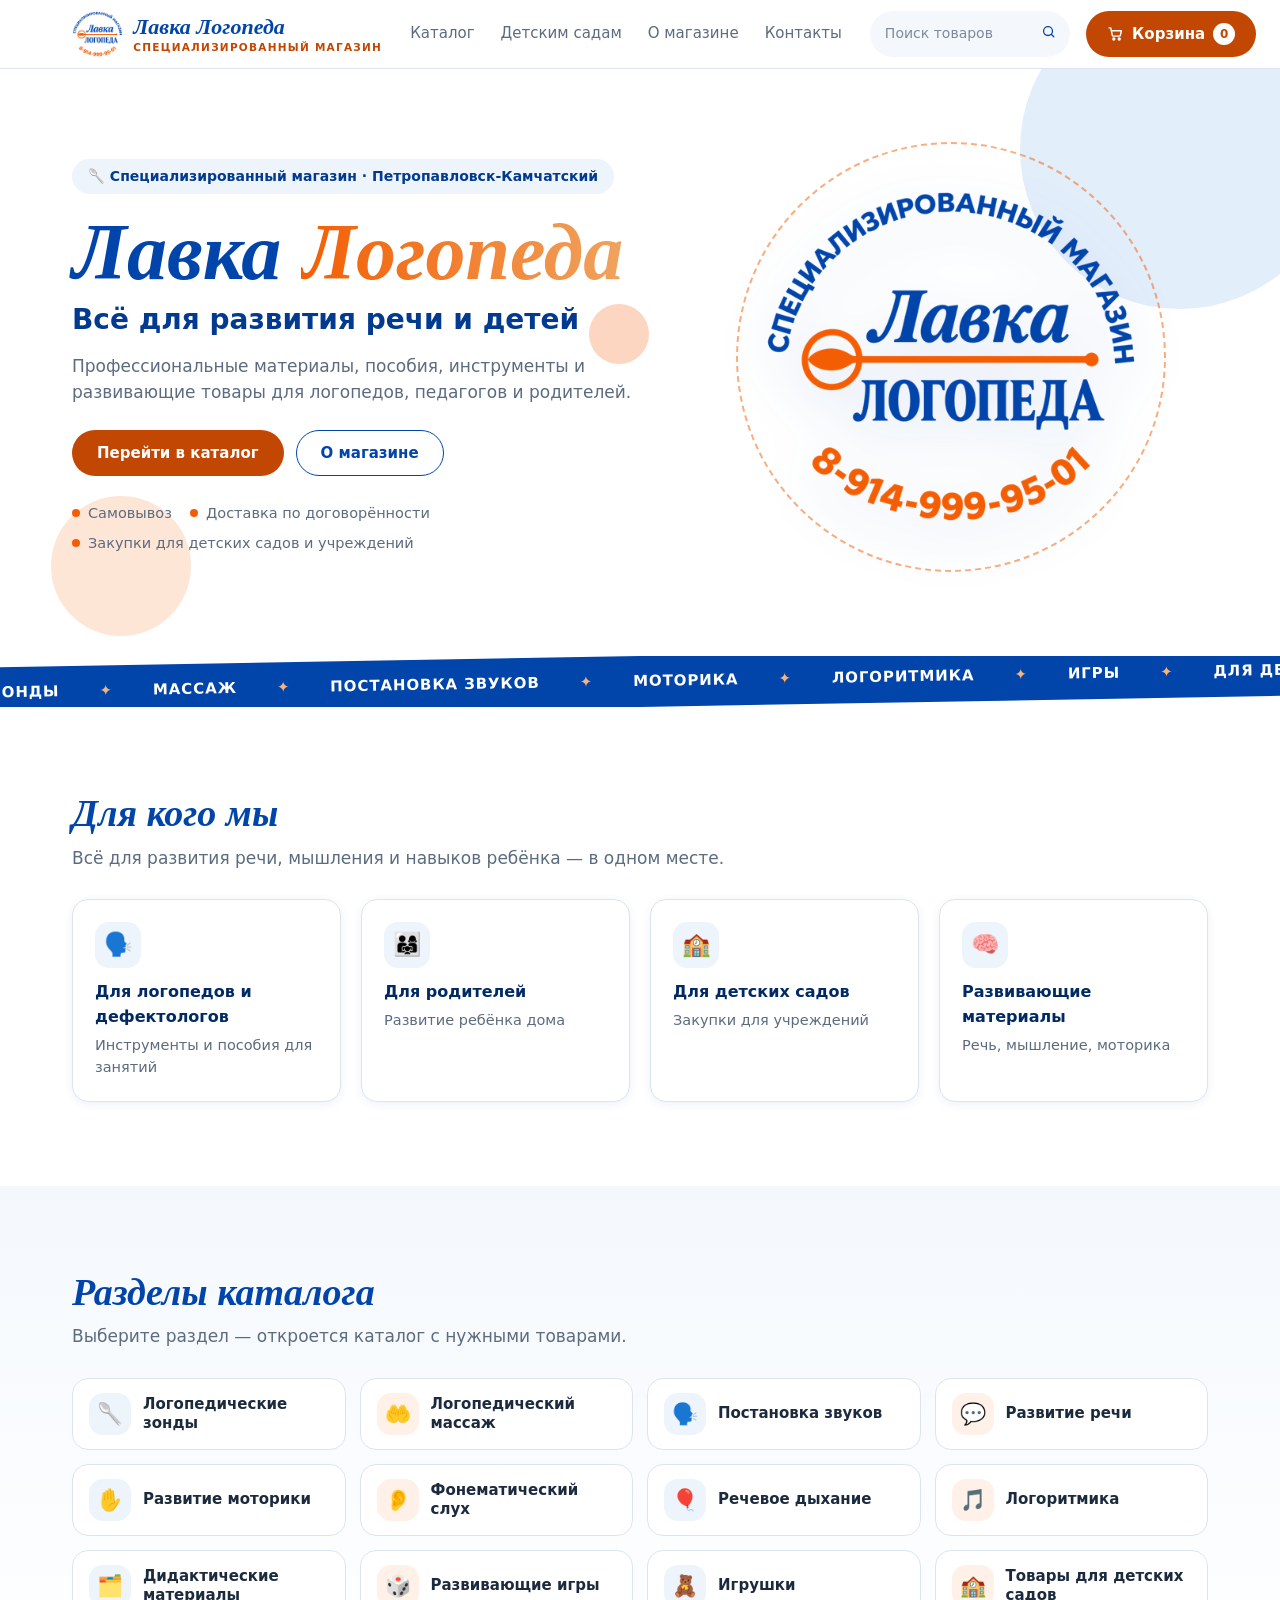
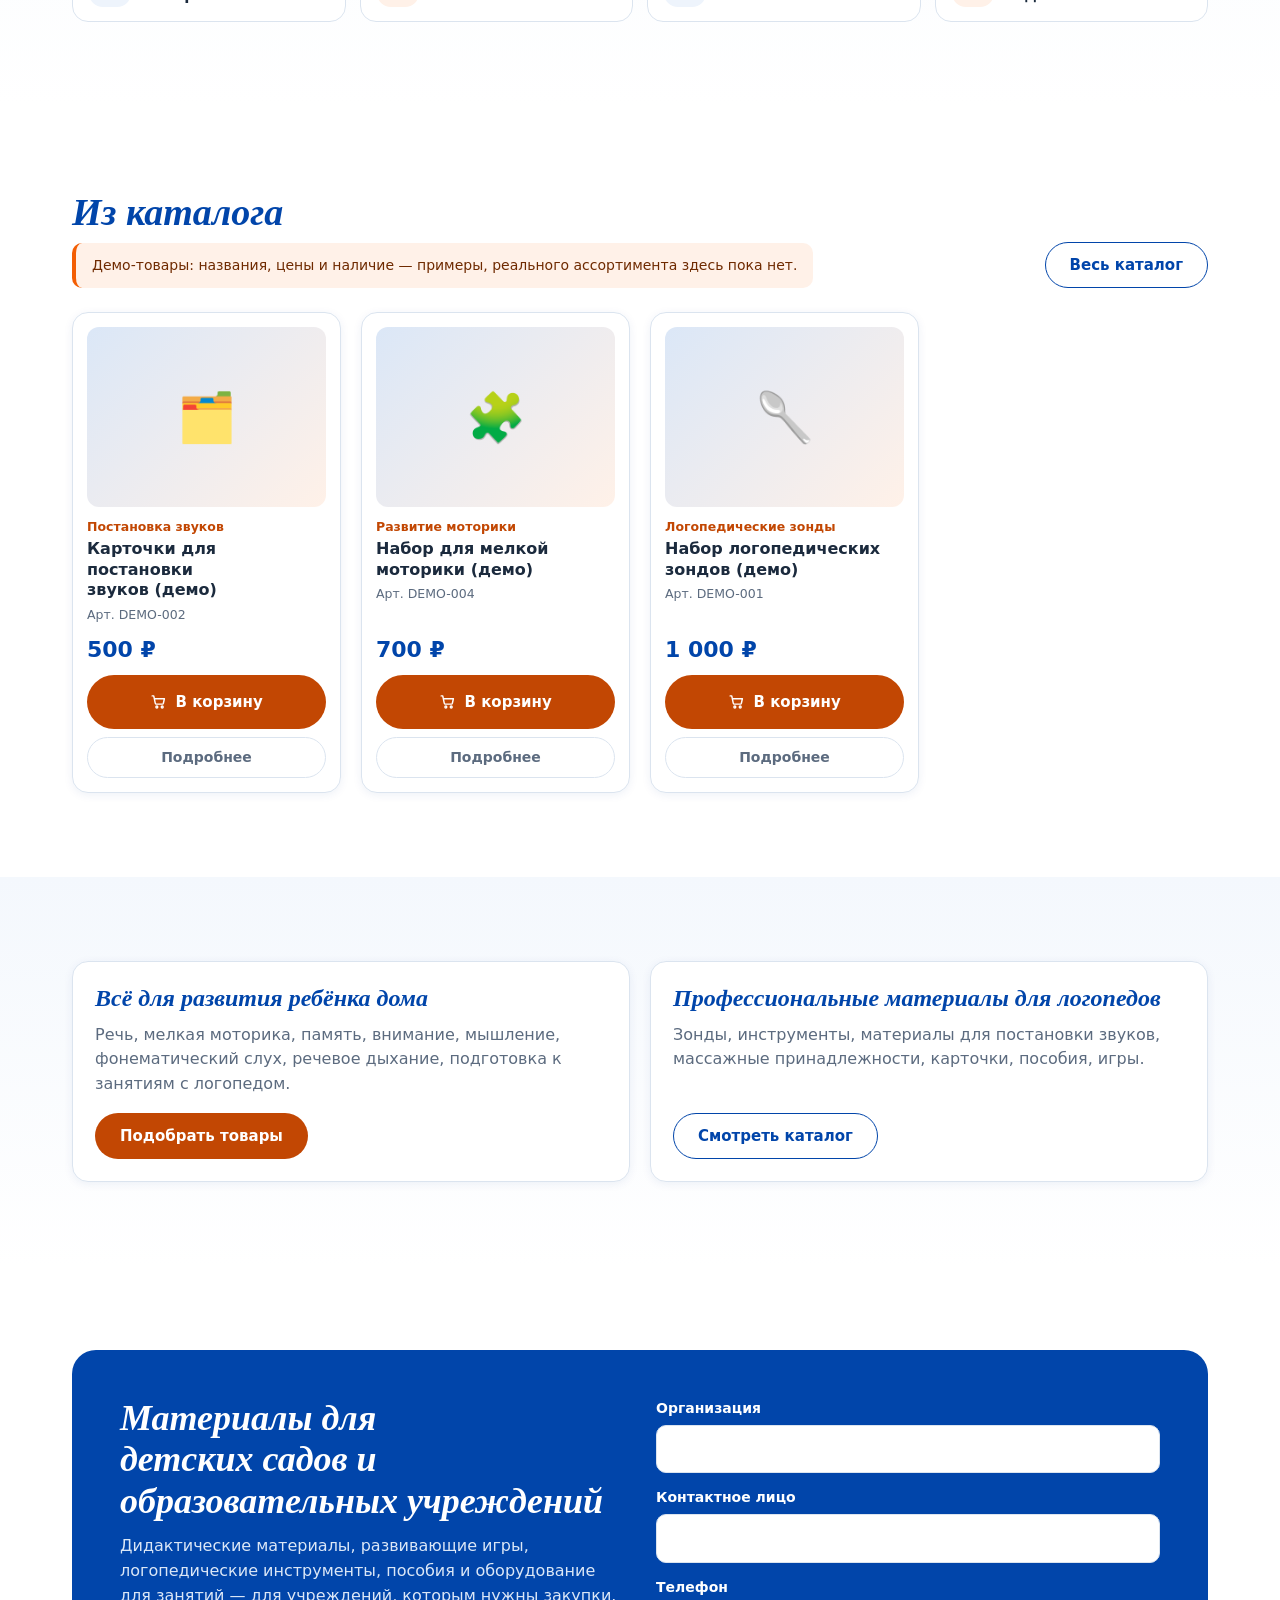
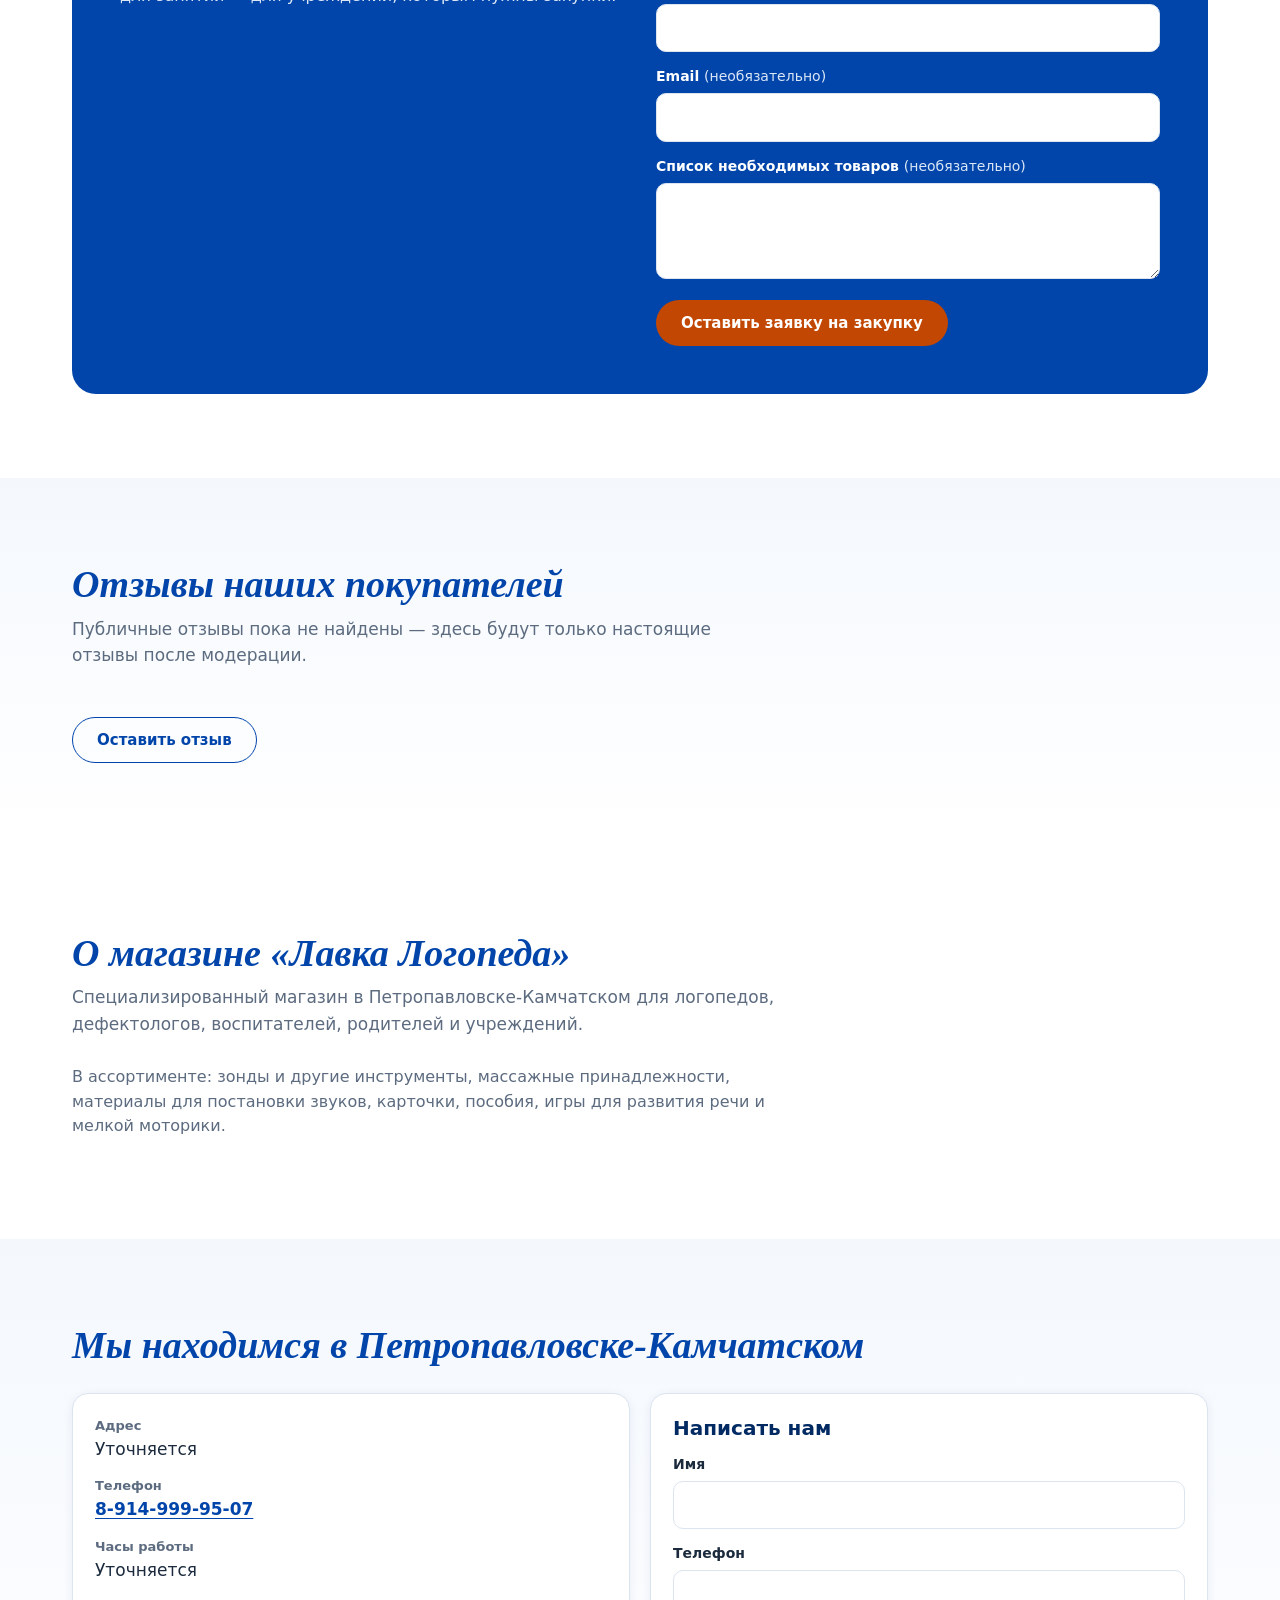
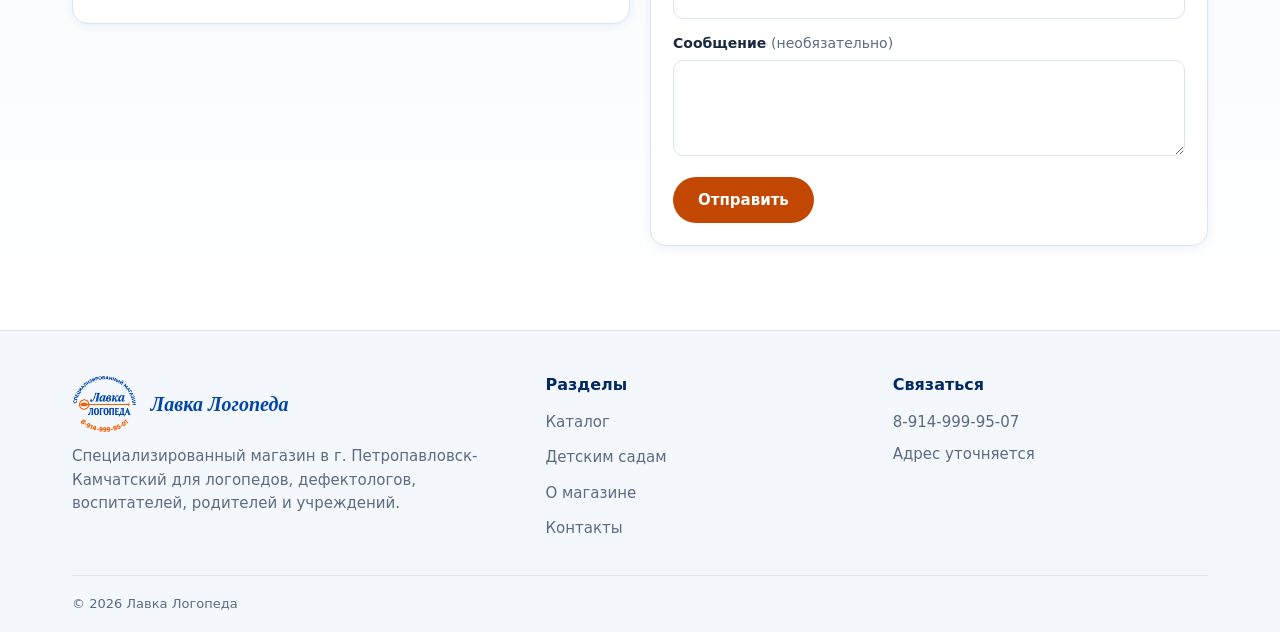
<file: index.html>
<!DOCTYPE html>
<html lang="ru">
<head>
<meta charset="utf-8">
<title>Лавка Логопеда — специализированный магазин в Петропавловске-Камчатском</title>
<meta name="viewport" content="width=device-width, initial-scale=1, viewport-fit=cover">
<meta name="description" content="Лавка Логопеда — специализированный магазин в Петропавловске-Камчатском: материалы, пособия, инструменты и развивающие товары для логопедов, педагогов, родителей и детских садов.">
<meta name="theme-color" content="#0145aa">
<meta name="robots" content="index, follow">
<link rel="canonical" href="https://lavkalogopeda.ru/">
<meta property="og:type" content="website"><meta property="og:locale" content="ru_RU"><meta property="og:site_name" content="Лавка Логопеда">
<meta property="og:title" content="Лавка Логопеда — специализированный магазин">
<meta property="og:description" content="Материалы, пособия, инструменты и развивающие товары для логопедов, педагогов, родителей и детских садов.">
<meta property="og:url" content="https://lavkalogopeda.ru/"><meta property="og:image" content="https://lavkalogopeda.ru/assets/logo.png">
<link rel="icon" type="image/png" sizes="32x32" href="assets/favicon-32.png">
<link rel="icon" type="image/png" sizes="256x256" href="assets/favicon.png">
<link rel="apple-touch-icon" sizes="180x180" href="assets/apple-touch-icon.png">
<link rel="stylesheet" href="assets/css/site.css">
<script type="application/ld+json">{"@context":"https://schema.org","@type":"Store","name":"Лавка Логопеда","url":"https://lavkalogopeda.ru/","logo":"https://lavkalogopeda.ru/assets/logo.png","telephone":"+7-914-999-95-07","address":{"@type":"PostalAddress","addressLocality":"Петропавловск-Камчатский","addressCountry":"RU"}}</script>
</head>
<body data-page="home">
<script src="assets/js/config.js"></script><script src="assets/js/data.js"></script><script src="assets/js/shop.js"></script><script src="assets/js/core.js"></script>

<main id="main" tabindex="-1">
<div class="hero"><i class="bl b1" aria-hidden="true"></i><i class="bl b2" aria-hidden="true"></i><i class="bl b3" aria-hidden="true"></i>
<div class="w hero-grid"><div>
<span class="pill rv">🥄 Специализированный магазин · Петропавловск-Камчатский</span>
<h1 class="rv">Лавка <em>Логопеда</em></h1>
<h2 class="rv" style="--i:1">Всё для развития речи и детей</h2>
<p class="lead rv" style="--i:2">Профессиональные материалы, пособия, инструменты и развивающие товары для логопедов, педагогов и родителей.</p>
<div class="btns rv" style="--i:3"><a class="btn" href="catalog/">Перейти в каталог</a><a class="btn btn--ghost" href="#about">О магазине</a></div>
<ul class="facts rv" style="--i:4"><li>Самовывоз</li><li>Доставка по договорённости</li><li>Закупки для детских садов и учреждений</li></ul>
</div>
<div class="lw rv" style="--i:2"><div class="ring" aria-hidden="true"></div><img src="assets/logo-480.png" alt="Логотип «Лавка Логопеда»" width="480" height="431" fetchpriority="high"></div>
</div></div>
<div class="strip-wrap" aria-hidden="true"><div class="strip"><div class="mq"><span>Зонды</span><span>Массаж</span><span>Постановка звуков</span><span>Моторика</span><span>Логоритмика</span><span>Игры</span><span>Для детских садов</span><span>Зонды</span><span>Массаж</span><span>Постановка звуков</span><span>Моторика</span><span>Логоритмика</span><span>Игры</span><span>Для детских садов</span></div></div></div>

<section class="section"><div class="w"><h2 class="h-sec">Для кого мы</h2><p class="lead">Всё для развития речи, мышления и навыков ребёнка — в одном месте.</p><div class="grid audience" id="adv"></div></div></section>

<section class="section soft" id="categories"><div class="w"><h2 class="h-sec">Разделы каталога</h2><p class="lead">Выберите раздел — откроется каталог с нужными товарами.</p><div class="grid cats" id="cats"></div></div></section>

<section class="section" id="featured-sec"><div class="w"><div class="sec-head"><div><h2 class="h-sec">Из каталога</h2><div class="notice" style="margin:8px 0 0"><span>Демо-товары: названия, цены и наличие — примеры, реального ассортимента здесь пока нет.</span></div></div><a class="btn btn--ghost" href="catalog/">Весь каталог</a></div><div class="grid featured" id="featured"></div></div></section>

<section class="section soft"><div class="w grid two">
<div class="card rv"><h3>Всё для развития ребёнка дома</h3><p class="muted">Речь, мелкая моторика, память, внимание, мышление, фонематический слух, речевое дыхание, подготовка к занятиям с логопедом.</p><a class="btn" href="catalog/">Подобрать товары</a></div>
<div class="card rv" style="--i:1"><h3>Профессиональные материалы для логопедов</h3><p class="muted">Зонды, инструменты, материалы для постановки звуков, массажные принадлежности, карточки, пособия, игры.</p><a class="btn btn--ghost" href="catalog/">Смотреть каталог</a></div></div></section>

<section class="section" id="kids"><div class="w"><div class="band"><div><h2>Материалы для детских садов и образовательных учреждений</h2><p>Дидактические материалы, развивающие игры, логопедические инструменты, пособия и оборудование для занятий — для учреждений, которым нужны закупки.</p></div>
<form id="kf" novalidate>
<label class="field"><span>Организация</span><input name="org" data-v="req" autocomplete="organization" maxlength="200"><span class="err" style="color:#ffd6d1"></span></label>
<label class="field"><span>Контактное лицо</span><input name="person" data-v="req" autocomplete="name" maxlength="100"><span class="err" style="color:#ffd6d1"></span></label>
<label class="field"><span>Телефон</span><input name="phone" type="tel" inputmode="tel" data-v="req tel" autocomplete="tel" maxlength="30"><span class="err" style="color:#ffd6d1"></span></label>
<label class="field"><span>Email <i style="color:#dbe7f7">(необязательно)</i></span><input name="email" type="email" data-v="email" autocomplete="email" maxlength="120"><span class="err" style="color:#ffd6d1"></span></label>
<label class="field"><span>Список необходимых товаров <i style="color:#dbe7f7">(необязательно)</i></span><textarea name="items" maxlength="2000"></textarea></label>
<div class="hp" aria-hidden="true"><label>Не заполняйте это поле <input name="website" tabindex="-1" autocomplete="off"></label></div>
<button class="btn" type="submit">Оставить заявку на закупку</button><div class="form-msg" role="status"></div></form></div></div></section>

<section class="section soft"><div class="w"><h2 class="h-sec">Отзывы наших покупателей</h2><p class="lead" id="rl-empty">Публичные отзывы пока не найдены — здесь будут только настоящие отзывы после модерации.</p><div class="reviews" id="rl"></div><button class="btn btn--ghost" type="button" data-a="review-open">Оставить отзыв</button></div></section>

<section class="section about" id="about"><div class="w"><h2 class="h-sec">О магазине «Лавка Логопеда»</h2><p class="lead">Специализированный магазин в Петропавловске-Камчатском для логопедов, дефектологов, воспитателей, родителей и учреждений.</p><p class="muted">В ассортименте: зонды и другие инструменты, массажные принадлежности, материалы для постановки звуков, карточки, пособия, игры для развития речи и мелкой моторики.</p></div></section>

<section class="section soft" id="contacts"><div class="w"><h2 class="h-sec">Мы находимся в Петропавловске-Камчатском</h2>
<div class="grid contact-grid" style="margin-top:24px"><div class="card"><dl class="contact-list"><div><dt>Адрес</dt><dd data-set="addr"></dd></div><div><dt>Телефон</dt><dd><a data-set="ph" href="#"></a></dd></div><div><dt>Часы работы</dt><dd data-set="h"></dd></div></dl><a class="btn" id="route" target="_blank" rel="noopener">Построить маршрут</a></div>
<form class="card" id="ff" novalidate><h3 style="font-size:20px;margin-bottom:14px">Написать нам</h3>
<label class="field"><span>Имя</span><input name="name" data-v="req" autocomplete="name" maxlength="100"><span class="err"></span></label>
<label class="field"><span>Телефон</span><input name="phone" type="tel" inputmode="tel" data-v="req tel" autocomplete="tel" maxlength="30"><span class="err"></span></label>
<label class="field"><span>Сообщение <i>(необязательно)</i></span><textarea name="message" maxlength="2000"></textarea></label>
<div class="hp" aria-hidden="true"><label>Не заполняйте это поле <input name="website" tabindex="-1" autocomplete="off"></label></div>
<button class="btn" type="submit">Отправить</button><div class="form-msg" role="status"></div></form></div></div></section>
</main>

<div id="site-footer"></div>

<dialog id="rd" aria-labelledby="rd-t"><form id="rf" novalidate><h2 id="rd-t">Ваш отзыв</h2>
<label class="field"><span>Имя</span><input name="name" data-v="req" autocomplete="given-name" maxlength="100"><span class="err"></span></label>
<label class="field"><span>Оценка</span><select name="rating"><option value="5">5 — отлично</option><option value="4">4 — хорошо</option><option value="3">3 — нормально</option><option value="2">2 — плохо</option><option value="1">1 — очень плохо</option></select></label>
<label class="field"><span>Текст отзыва</span><textarea name="text" data-v="req" maxlength="2000"></textarea><span class="err"></span></label>
<div class="hp" aria-hidden="true"><label>Не заполняйте это поле <input name="website" tabindex="-1" autocomplete="off"></label></div>
<div style="display:flex;gap:10px;flex-wrap:wrap"><button class="btn" type="submit">Отправить на модерацию</button><button class="btn btn--quiet" type="button" data-a="dialog-close">Закрыть</button></div><div class="form-msg" role="status"></div></form></dialog>

<script src="assets/js/cart.js"></script><script src="assets/js/home.js"></script>
</body>
</html>
</file>
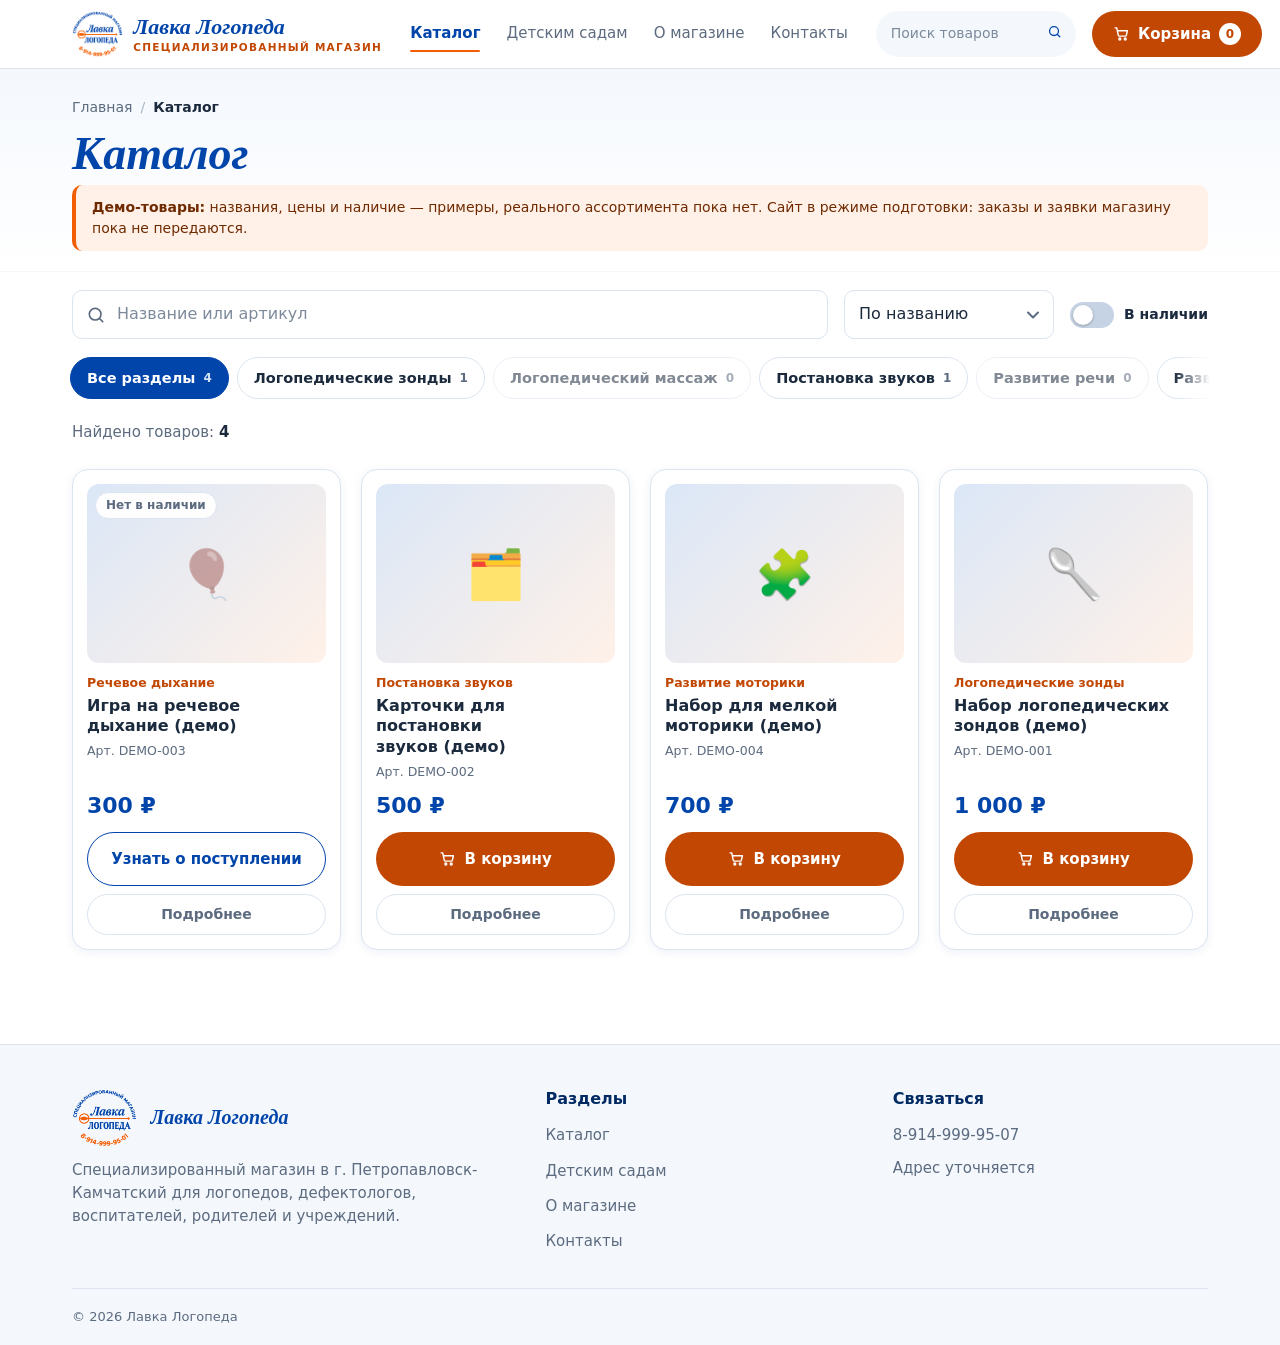
<file: catalog/index.html>
<!DOCTYPE html>
<html lang="ru">
<head>
<meta charset="utf-8">
<title>Каталог — Лавка Логопеда</title>
<meta name="viewport" content="width=device-width, initial-scale=1, viewport-fit=cover">
<meta name="description" content="Каталог магазина «Лавка Логопеда»: зонды, материалы для постановки звуков, массаж, развивающие игры и пособия для логопедов, педагогов и родителей.">
<meta name="theme-color" content="#0145aa">
<meta name="robots" content="index, follow">
<link rel="canonical" href="https://lavkalogopeda.ru/catalog/">
<link rel="icon" type="image/png" sizes="32x32" href="../assets/favicon-32.png">
<link rel="icon" type="image/png" sizes="256x256" href="../assets/favicon.png">
<link rel="apple-touch-icon" sizes="180x180" href="../assets/apple-touch-icon.png">
<link rel="stylesheet" href="../assets/css/site.css">
</head>
<body data-page="catalog">
<script src="../assets/js/config.js"></script><script src="../assets/js/data.js"></script><script src="../assets/js/shop.js"></script><script src="../assets/js/core.js"></script>
<main id="main" tabindex="-1">
<div class="page-head"><div class="w">
<nav class="crumbs" aria-label="Навигационная цепочка"><ol><li><a href="../">Главная</a></li><li><span id="crumb-cat" aria-current="page">Каталог</span></li></ol></nav>
<h1 class="h-page">Каталог</h1>
<div class="notice"><span><b>Демо-товары:</b> названия, цены и наличие — примеры, реального ассортимента пока нет. Сайт в режиме подготовки: заказы и заявки магазину пока не передаются.</span></div>
</div></div>
<div class="w" style="padding-bottom:var(--sec)">
<form class="toolbar" id="tb" role="search" novalidate>
<div class="sfield"><label class="sr-only" for="q">Поиск по каталогу</label><svg class="ico" viewBox="0 0 24 24" aria-hidden="true"><circle cx="11" cy="11" r="7"/><path d="M20 20l-3.5-3.5"/></svg><input id="q" type="search" placeholder="Название или артикул" autocomplete="off" maxlength="100" enterkeyhint="search" list="sg"><datalist id="sg"></datalist><button type="button" class="clear" id="qclear" aria-label="Очистить поиск" hidden><svg class="ico" viewBox="0 0 24 24" aria-hidden="true"><path d="M6 6l12 12M18 6L6 18"/></svg></button></div>
<div><label class="sr-only" for="s">Сортировка</label><select id="s"><option value="name">По названию</option><option value="price-asc">Сначала дешёвые</option><option value="price-desc">Сначала дорогие</option><option value="stock">Сначала в наличии</option></select></div>
<label class="switch"><input type="checkbox" id="av"><i aria-hidden="true"></i><span>В наличии</span></label>
</form>
<nav class="chips" id="chips" aria-label="Разделы каталога"></nav>
<div class="resbar"><p class="resinfo" id="resinfo" role="status" aria-live="polite"></p><button type="button" class="linkbtn" id="reset" data-a="reset" hidden>Сбросить фильтры</button></div>
<div class="grid pgrid" id="grid"><div class="sk" aria-hidden="true"></div><div class="sk" aria-hidden="true"></div><div class="sk" aria-hidden="true"></div><div class="sk" aria-hidden="true"></div></div>
<nav class="pg" id="pg" aria-label="Страницы каталога" hidden></nav><p class="pgf" id="pgf" aria-hidden="true"></p>
</div>
</main>
<div id="site-footer"></div>
<script src="../assets/js/cart.js"></script><script src="../assets/js/catalog.js"></script>
</body>
</html>
</file>
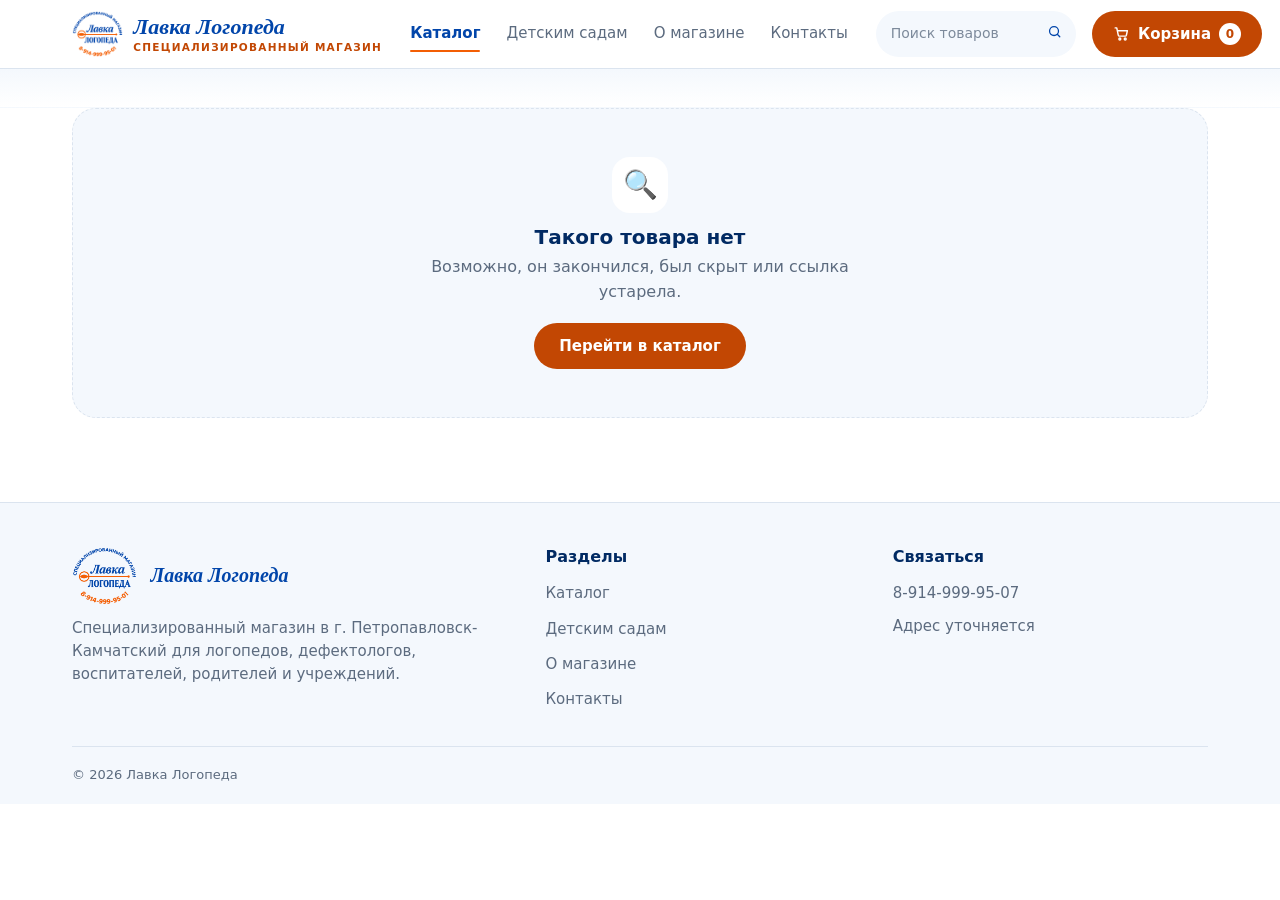
<file: product/index.html>
<!DOCTYPE html>
<html lang="ru">
<head>
<meta charset="utf-8">
<title>Товар — Лавка Логопеда</title>
<meta name="viewport" content="width=device-width, initial-scale=1, viewport-fit=cover">
<meta name="description" content="Карточка товара магазина «Лавка Логопеда».">
<meta name="theme-color" content="#0145aa">
<meta name="robots" content="noindex, follow">
<link rel="canonical" href="https://lavkalogopeda.ru/catalog/">
<link rel="icon" type="image/png" sizes="32x32" href="../assets/favicon-32.png">
<link rel="icon" type="image/png" sizes="256x256" href="../assets/favicon.png">
<link rel="apple-touch-icon" sizes="180x180" href="../assets/apple-touch-icon.png">
<link rel="stylesheet" href="../assets/css/site.css">
</head>
<body data-page="product">
<script src="../assets/js/config.js"></script><script src="../assets/js/data.js"></script><script src="../assets/js/shop.js"></script><script src="../assets/js/core.js"></script>
<main id="main" tabindex="-1">
<div class="page-head" style="padding-bottom:0"><div class="w"><nav class="crumbs" id="crumbs" aria-label="Навигационная цепочка"></nav></div></div>
<div class="w" style="padding-bottom:var(--sec)">
<div id="pv"><div class="pv" aria-hidden="true"><div class="sk" style="min-height:300px"></div><div class="sk" style="min-height:300px"></div></div></div>
<section id="related" hidden style="margin-top:56px"><h2 class="h-sec" style="font-size:clamp(22px,3vw,30px)">Другие товары раздела</h2><div class="grid featured" id="rel-grid" style="margin-top:18px"></div></section>
</div>
</main>
<div id="site-footer"></div>
<script src="../assets/js/cart.js"></script><script src="../assets/js/product.js"></script>
</body>
</html>
</file>
<file: assets/css/site.css>
/* =========================================================
   Лавка Логопеда — единая таблица стилей
   Порядок: токены → база → компоненты → шапка/подвал → страницы
   ========================================================= */

/* ---------- 1. Токены ---------- */
:root {
  --blue: #0145aa;          /* основной синий логотипа */
  --blue-d: #013a8f;
  --navy: #012a63;          /* заголовки, подвал */
  --blue-50: #eef4fc;
  --blue-100: #dbe7f7;
  --orange: #f35e04;        /* акцент (заливки, декор) */
  --orange-d: #c24703;      /* акцент для кнопок и мелкого текста (контраст ≥ 4.5) */
  --orange-50: #fff1e8;
  --ink: #1b2a3d;
  --muted: #5c6b7f;
  --line: #dbe4ef;
  --bg: #ffffff;
  --soft: #f4f8fd;
  --ok: #17703f;
  --err: #b42318;
  --err-bg: #fef3f2;

  --r-s: 10px;              /* поля, мелкие элементы */
  --r-m: 16px;              /* карточки */
  --r-l: 24px;              /* крупные блоки */
  --sh-1: 0 2px 10px rgba(1, 58, 143, .07);
  --sh-2: 0 12px 32px rgba(1, 58, 143, .14);
  --ring: 0 0 0 3px #8fb4ea;

  --header-h: 68px;
  --gutter: clamp(16px, 4vw, 32px);
  --sec: clamp(44px, 7vw, 84px);
  --ease: cubic-bezier(.22, .8, .3, 1);

  --font-brand: Georgia, "Times New Roman", serif;
  --font-ui: system-ui, -apple-system, "Segoe UI", Roboto, "Helvetica Neue", Arial, sans-serif;
}

/* ---------- 2. База ---------- */
*, *::before, *::after { box-sizing: border-box; }
html { scroll-behavior: smooth; -webkit-text-size-adjust: 100%; overflow-x: clip; }
body {
  margin: 0; background: var(--bg); color: var(--ink);
  font: 16px/1.55 var(--font-ui); overflow-x: clip;
  -webkit-font-smoothing: antialiased; text-rendering: optimizeLegibility;
}
body.lock { overflow: hidden; }
img { max-width: 100%; display: block; }
a { color: var(--blue); text-underline-offset: 3px; }
a:hover { color: var(--blue-d); }
h1, h2, h3, h4 { color: var(--navy); line-height: 1.2; margin: 0; text-wrap: balance; }
p { margin: 0 0 1em; }
[hidden] { display: none !important; }
:focus-visible { outline: 3px solid #8fb4ea; outline-offset: 2px; border-radius: 6px; }
.sr-only { position: absolute; width: 1px; height: 1px; margin: -1px; padding: 0; overflow: hidden; clip: rect(0 0 0 0); white-space: nowrap; border: 0; }
.skip { position: absolute; left: 12px; top: -60px; z-index: 200; background: var(--navy); color: #fff; padding: 10px 16px; border-radius: var(--r-s); transition: top .2s; }
.skip:focus { top: 10px; color: #fff; }

.w { width: 100%; max-width: 1200px; margin-inline: auto; padding-inline: var(--gutter); }
.section { padding-block: var(--sec); }
.section.soft { background: linear-gradient(180deg, var(--soft), #fff); }
.h-sec { font-size: clamp(26px, 4vw, 38px); font-family: var(--font-brand); font-style: italic; font-weight: 700; color: var(--blue); margin-bottom: 8px; }
.lead { color: var(--muted); max-width: 62ch; margin-bottom: 28px; font-size: 17px; }
.muted { color: var(--muted); }

/* ---------- 3. Кнопки ---------- */
.btn {
  appearance: none; border: 1.5px solid transparent; border-radius: 999px; cursor: pointer;
  display: inline-flex; align-items: center; justify-content: center; gap: 8px;
  min-height: 46px; padding: 11px 24px; font: 600 15px/1.2 var(--font-ui);
  background: var(--orange-d); color: #fff; text-decoration: none; text-align: center;
  transition: transform .2s var(--ease), box-shadow .2s var(--ease), background-color .2s, color .2s, border-color .2s;
  -webkit-tap-highlight-color: transparent;
}
.btn:hover { transform: translateY(-2px); box-shadow: 0 8px 20px rgba(194, 71, 3, .28); color: #fff; background: #ad3f02; }
.btn:active { transform: translateY(0) scale(.97); box-shadow: none; }
.btn:disabled, .btn[aria-disabled="true"] { opacity: .55; cursor: not-allowed; transform: none; box-shadow: none; }
.btn--ghost { background: transparent; color: var(--blue); border-color: var(--blue); }
.btn--ghost:hover { background: var(--blue-50); color: var(--blue-d); box-shadow: none; }
.btn--quiet { background: #fff; color: var(--muted); border-color: var(--line); }
.btn--quiet:hover { background: var(--blue-50); color: var(--blue); border-color: var(--blue); box-shadow: none; }
.btn--blue { background: var(--blue); }
.btn--blue:hover { background: var(--blue-d); box-shadow: 0 8px 20px rgba(1, 69, 170, .28); }
.btn--sm { min-height: 40px; padding: 8px 16px; font-size: 14px; }
.btn--block { width: 100%; }
.btn.is-done { background: var(--ok); }
.ico { width: 1.15em; height: 1.15em; flex: none; fill: none; stroke: currentColor; stroke-width: 2; stroke-linecap: round; stroke-linejoin: round; }

/* ---------- 4. Формы ---------- */
.field { display: block; margin-bottom: 14px; }
.field > span:not(.err) { display: block; font-size: 14px; font-weight: 600; margin-bottom: 5px; color: var(--ink); }
.field > span i { font-style: normal; font-weight: 400; color: var(--muted); }
input, select, textarea {
  font: inherit; color: var(--ink); background: #fff; width: 100%;
  border: 1.5px solid var(--line); border-radius: var(--r-s); padding: 11px 14px; min-height: 46px;
  transition: border-color .2s, box-shadow .2s;
}
textarea { min-height: 96px; resize: vertical; }
input::placeholder, textarea::placeholder { color: #7d8a9b; }
input:hover, select:hover, textarea:hover { border-color: #b9c9de; }
input:focus-visible, select:focus-visible, textarea:focus-visible { outline: none; border-color: var(--blue); box-shadow: var(--ring); }
select { appearance: none; padding-right: 40px; cursor: pointer;
  background: #fff url("data:image/svg+xml;utf8,<svg xmlns='http://www.w3.org/2000/svg' width='12' height='8' viewBox='0 0 12 8'><path d='M1 1.5l5 5 5-5' fill='none' stroke='%235c6b7f' stroke-width='2' stroke-linecap='round' stroke-linejoin='round'/></svg>") no-repeat right 14px center; }
input[aria-invalid="true"], textarea[aria-invalid="true"], select[aria-invalid="true"] { border-color: var(--err); background-color: var(--err-bg); }
.err { color: var(--err); font-size: 13px; margin: 5px 0 0; display: flex; gap: 6px; align-items: flex-start; }
.err:empty { display: none; }
.hp { position: absolute; left: -9999px; width: 1px; height: 1px; overflow: hidden; }
.form-msg { border-radius: var(--r-s); padding: 12px 14px; font-size: 14px; margin-top: 12px; line-height: 1.45; }
.form-msg:empty { display: none; }
.form-msg.ok { background: #ecf8f1; color: var(--ok); border: 1px solid #b8e3cb; }
.form-msg.warn { background: var(--orange-50); color: #7a2c00; border: 1px solid #f7cfb3; }
.form-msg.bad { background: var(--err-bg); color: var(--err); border: 1px solid #fecdca; }
.seg { display: grid; grid-template-columns: 1fr 1fr; gap: 8px; margin-bottom: 14px; }
.seg label { position: relative; }
.seg input { position: absolute; opacity: 0; inset: 0; min-height: 0; cursor: pointer; }
.seg span { display: flex; align-items: center; justify-content: center; text-align: center; min-height: 46px; padding: 8px 10px; border: 1.5px solid var(--line); border-radius: var(--r-s); font-size: 14px; font-weight: 600; color: var(--muted); background: #fff; transition: .2s; }
.seg input:checked + span { border-color: var(--blue); background: var(--blue-50); color: var(--blue); }
.seg input:focus-visible + span { box-shadow: var(--ring); }
.switch { display: inline-flex; align-items: center; gap: 10px; cursor: pointer; font-weight: 600; font-size: 14px; min-height: 46px; user-select: none; }
.switch span { white-space: nowrap; }
.switch input { position: absolute; opacity: 0; width: 1px; height: 1px; min-height: 0; }
.switch i { width: 44px; height: 26px; border-radius: 99px; background: #c6d3e4; position: relative; transition: background .25s; flex: none; }
.switch i::after { content: ""; position: absolute; top: 3px; left: 3px; width: 20px; height: 20px; border-radius: 50%; background: #fff; box-shadow: 0 1px 3px rgba(0,0,0,.25); transition: transform .25s var(--ease); }
.switch input:checked + i { background: var(--blue); }
.switch input:checked + i::after { transform: translateX(18px); }
.switch input:focus-visible + i { box-shadow: var(--ring); }

/* ---------- 5. Шапка ---------- */
.site-header { position: sticky; top: 0; z-index: 40; background: rgba(255, 255, 255, .92); backdrop-filter: blur(10px); -webkit-backdrop-filter: blur(10px); border-bottom: 1px solid var(--line); }
.hrow { display: flex; align-items: center; gap: 16px; min-height: var(--header-h); }
.logo { display: flex; align-items: center; gap: 10px; text-decoration: none; color: var(--blue); flex: none; }
.logo img { height: 46px; width: auto; }
.logo b { display: block; font: italic 700 22px/1.1 var(--font-brand); }
.logo small { display: block; font: 600 10.5px/1.2 var(--font-ui); letter-spacing: .12em; color: var(--orange-d); font-style: normal; margin-top: 2px; }
.nav { display: flex; gap: 2px; margin-left: auto; flex: none; }
.nav a { position: relative; text-decoration: none; color: var(--muted); font-size: 15px; font-weight: 500; padding: 10px 12px; white-space: nowrap; border-radius: 999px; transition: color .2s, background-color .2s; }
.nav a:hover { color: var(--blue); background: var(--blue-50); }
.nav a[aria-current] { color: var(--blue); font-weight: 700; }
.nav a[aria-current]::after { content: ""; position: absolute; left: 12px; right: 12px; bottom: 4px; height: 2px; border-radius: 2px; background: var(--orange); }
.hsearch { position: relative; width: 200px; flex: none; }
.hsearch input { padding-right: 44px; min-height: 42px; border-radius: 999px; background: var(--soft); border-color: transparent; font-size: 14px; }
.hsearch input:hover { border-color: var(--line); }
.hsearch button { position: absolute; right: 4px; top: 4px; width: 34px; height: 34px; border-radius: 50%; border: 0; background: transparent; color: var(--blue); cursor: pointer; display: grid; place-items: center; }
.hsearch button:hover { background: var(--blue-100); }
.cart-btn { position: relative; flex: none; padding-inline: 20px; }
.cart-btn .badge { min-width: 22px; height: 22px; padding: 0 6px; border-radius: 99px; background: #fff; color: var(--orange-d); font-size: 12px; font-weight: 700; display: inline-grid; place-items: center; line-height: 1; }
.cart-btn.has-items .badge { background: var(--blue); color: #fff; }
.bump { animation: bump .45s var(--ease); }
@keyframes bump { 40% { transform: scale(1.3); } }
.burger { display: none; width: 46px; height: 46px; border-radius: 50%; border: 1.5px solid var(--line); background: #fff; cursor: pointer; position: relative; flex: none; }
.burger span, .burger span::before, .burger span::after { content: ""; position: absolute; left: 13px; width: 18px; height: 2px; background: var(--navy); border-radius: 2px; transition: transform .3s var(--ease), background-color .2s, top .3s var(--ease); }
.burger span { top: 21px; } .burger span::before { top: -6px; left: 0; } .burger span::after { top: 6px; left: 0; }
.burger[aria-expanded="true"] span { background: transparent; }
.burger[aria-expanded="true"] span::before { top: 0; transform: rotate(45deg); }
.burger[aria-expanded="true"] span::after { top: 0; transform: rotate(-45deg); }
.mnav { display: grid; grid-template-rows: 0fr; transition: grid-template-rows .32s var(--ease), visibility 0s .32s; visibility: hidden; border-top: 0 solid var(--line); }
.mnav.open { grid-template-rows: 1fr; visibility: visible; transition: grid-template-rows .32s var(--ease), visibility 0s 0s; border-top-width: 1px; }
.mnav > div { overflow: hidden; }
.mnav .w { padding-block: 10px 18px; }
.mnav a.l { display: flex; align-items: center; justify-content: space-between; min-height: 50px; padding: 0 4px; border-bottom: 1px solid var(--line); text-decoration: none; color: var(--ink); font-weight: 600; font-size: 17px; }
.mnav a.l[aria-current="page"] { color: var(--blue); }
.mnav .hsearch { width: 100%; margin-top: 14px; }

/* ---------- 6. Подвал ---------- */
.site-footer { background: var(--soft); border-top: 1px solid var(--line); margin-top: 0; padding-top: 44px; color: var(--muted); font-size: 15px; }
.fgrid { display: grid; grid-template-columns: 1.4fr 1fr 1fr; gap: 32px; padding-bottom: 32px; }
.fgrid h2 { font: 700 16px/1.3 var(--font-ui); color: var(--navy); margin-bottom: 12px; }
.fgrid ul { list-style: none; margin: 0; padding: 0; display: grid; gap: 6px; }
.fgrid a { color: var(--muted); text-decoration: none; display: inline-block; padding: 3px 0; }
.fgrid a:hover { color: var(--blue); text-decoration: underline; }
.fbrand { display: flex; gap: 14px; align-items: center; margin-bottom: 12px; }
.fbrand img { height: 58px; width: auto; }
.fbrand b { font: italic 700 20px var(--font-brand); color: var(--blue); }
.fbottom { border-top: 1px solid var(--line); padding-block: 18px; font-size: 13px; display: flex; flex-wrap: wrap; gap: 6px 24px; justify-content: space-between; }

/* ---------- 7. Уведомление, фон корзины ---------- */
.toast { position: fixed; left: 50%; bottom: calc(18px + env(safe-area-inset-bottom, 0px)); transform: translate(-50%, 20px); max-width: min(92vw, 460px); background: var(--navy); color: #fff; padding: 12px 18px; border-radius: 14px; z-index: 120; opacity: 0; pointer-events: none; font-size: 14.5px; line-height: 1.4; box-shadow: var(--sh-2); transition: opacity .25s, transform .3s var(--ease); text-align: center; }
.toast.on { opacity: 1; transform: translate(-50%, 0); }
.backdrop { position: fixed; inset: 0; background: rgba(1, 20, 50, .5); z-index: 90; opacity: 0; pointer-events: none; transition: opacity .3s; }
.backdrop.on { opacity: 1; pointer-events: auto; }

/* ---------- 8. Корзина ---------- */
.drawer { position: fixed; top: 0; right: 0; height: 100%; height: 100dvh; width: min(440px, 100%); background: #fff; z-index: 100; display: flex; flex-direction: column; transform: translateX(105%); visibility: hidden; transition: transform .4s var(--ease), visibility 0s .4s; box-shadow: -12px 0 40px rgba(1, 20, 50, .22); overscroll-behavior: contain; }
.drawer.open { transform: none; visibility: visible; transition: transform .4s var(--ease), visibility 0s 0s; }
.dr-head { display: flex; align-items: center; justify-content: space-between; padding: 14px 18px; border-bottom: 1px solid var(--line); flex: none; padding-top: calc(14px + env(safe-area-inset-top, 0px)); }
.dr-head h2 { font: 700 20px var(--font-ui); }
.icon-btn { width: 44px; height: 44px; border-radius: 50%; border: 1.5px solid var(--line); background: #fff; cursor: pointer; display: inline-grid; place-items: center; color: var(--ink); transition: .2s; flex: none; }
.icon-btn:hover { background: var(--blue-50); color: var(--blue); border-color: var(--blue); }
.dr-body { flex: 1; overflow-y: auto; padding: 4px 18px 18px; -webkit-overflow-scrolling: touch; }
.ci { display: grid; grid-template-columns: 56px minmax(0, 1fr); gap: 12px; padding: 14px 0; border-bottom: 1px solid var(--line); align-items: start; }
.ci-pic { width: 56px; height: 56px; border-radius: 12px; background: linear-gradient(135deg, var(--blue-100), var(--orange-50)); display: grid; place-items: center; font-size: 26px; overflow: hidden; }
.ci-pic img { width: 100%; height: 100%; object-fit: contain; background: #fff; }
.ci-name { font-weight: 600; font-size: 15px; line-height: 1.3; overflow-wrap: anywhere; color: var(--ink); text-decoration: none; display: block; }
.ci-name:hover { color: var(--blue); }
.ci-meta { display: flex; align-items: center; justify-content: space-between; gap: 8px; margin-top: 8px; flex-wrap: wrap; }
.qty { display: inline-flex; align-items: center; border: 1.5px solid var(--line); border-radius: 999px; overflow: hidden; background: #fff; }
.qty button { width: 42px; height: 42px; border: 0; background: transparent; cursor: pointer; font-size: 20px; line-height: 1; color: var(--ink); transition: background-color .15s; }
.qty button:hover:not(:disabled) { background: var(--blue-50); color: var(--blue); }
.qty button:disabled { opacity: .35; cursor: not-allowed; }
.qty b { min-width: 34px; text-align: center; font-variant-numeric: tabular-nums; }
.ci-sum { font-weight: 700; color: var(--navy); font-variant-numeric: tabular-nums; }
.ci-rm { border: 0; background: none; color: var(--muted); cursor: pointer; font: inherit; font-size: 13px; text-decoration: underline; padding: 6px 2px; }
.ci-rm:hover { color: var(--err); }
.dr-total { display: flex; justify-content: space-between; align-items: baseline; padding: 16px 0 4px; font-size: 18px; }
.dr-total b { font-size: 24px; color: var(--navy); font-variant-numeric: tabular-nums; }
.dr-clear { margin: 0 0 6px; }
.dr-empty { text-align: center; padding: 48px 12px; color: var(--muted); }
.dr-empty .big { font-size: 44px; display: block; margin-bottom: 8px; }
.dr-note { margin: 14px 0; }
.dr-sub { font: 700 16px var(--font-ui); margin: 20px 0 12px; color: var(--navy); }
.drawer .actions { display: grid; gap: 10px; margin-top: 12px; }
.drawer.shake { animation: shake .35s; }
@keyframes shake { 25% { transform: translateX(-6px); } 75% { transform: translateX(6px); } }

/* ---------- 9. Диалоги ---------- */
dialog { border: 0; border-radius: var(--r-l); padding: 26px; width: min(520px, 92vw); max-height: 90dvh; overflow: auto; background: #fff; color: var(--ink); box-shadow: var(--sh-2); }
dialog[open] { animation: pop .28s var(--ease); }
dialog::backdrop { background: rgba(1, 20, 50, .55); animation: fadein .25s; }
dialog h2 { font-size: 22px; margin-bottom: 14px; }
@keyframes pop { from { opacity: 0; transform: translateY(14px) scale(.97); } }
@keyframes fadein { from { opacity: 0; } }

/* ---------- 10. Карточки и сетки ---------- */
.card { background: #fff; border: 1px solid var(--line); border-radius: var(--r-m); padding: 22px; box-shadow: var(--sh-1); }
.grid { display: grid; gap: 20px; }
.ic { width: 46px; height: 46px; border-radius: 14px; background: var(--blue-50); display: grid; place-items: center; font-size: 23px; margin-bottom: 12px; }
.pcard { position: relative; display: flex; flex-direction: column; min-width: 0; padding: 14px; transition: transform .3s var(--ease), box-shadow .3s var(--ease), border-color .3s; }
.pcard:hover { transform: translateY(-4px); box-shadow: var(--sh-2); border-color: #c4d6ee; }
.pcard .pic { position: relative; display: block; aspect-ratio: 4 / 3; border-radius: 12px; overflow: hidden; margin-bottom: 12px; background: linear-gradient(135deg, var(--blue-100), var(--orange-50)); text-decoration: none; }
.pcard .pic.has { background: #fff; border: 1px solid var(--line); }
.pcard .pic > span:not(.chip-out) { position: absolute; inset: 0; display: grid; place-items: center; font-size: 48px; transition: transform .45s var(--ease); }
.pcard .pic img { position: absolute; inset: 0; width: 100%; height: 100%; object-fit: contain; padding: 8px; transition: transform .45s var(--ease); }
.pcard:hover .pic > span:not(.chip-out), .pcard:hover .pic img { transform: scale(1.07); }
.pcard .pic.out > span:not(.chip-out), .pcard .pic.out img { opacity: .5; filter: grayscale(.6); }
.chip-out { position: absolute; top: 8px; left: 8px; z-index: 1; background: rgba(255, 255, 255, .96); color: var(--muted); border: 1px solid var(--line); border-radius: 99px; padding: 3px 10px; font-size: 12px; font-weight: 600; }
.pcard .cat { position: relative; z-index: 1; align-self: flex-start; font-size: 12.5px; font-weight: 600; color: var(--orange-d); text-decoration: none; line-height: 1.3; }
.pcard h3 { font: 600 16px/1.3 var(--font-ui); margin: 4px 0; color: var(--ink); overflow-wrap: anywhere; display: -webkit-box; -webkit-line-clamp: 3; line-clamp: 3; -webkit-box-orient: vertical; overflow: hidden; }
.pcard h3 a { color: inherit; text-decoration: none; }
.pcard h3 a::after { content: ""; position: absolute; inset: 0; z-index: 0; border-radius: var(--r-m); } /* вся карточка кликабельна */
.pcard h3 a:hover { color: var(--blue); }
.pcard .art { font-size: 12.5px; color: var(--muted); }
.pcard .price { font-size: 22px; font-weight: 700; color: var(--blue); margin-top: auto; padding-top: 12px; line-height: 1.2; font-variant-numeric: tabular-nums; }
.pcard .acts { display: grid; gap: 8px; margin-top: 12px; position: relative; z-index: 1; }
.pcard .acts .btn { width: 100%; padding-inline: 10px; }
.pcard .acts .btn--quiet { min-height: 40px; font-size: 14px; }
.pcard .acts .main { min-height: 54px; padding-block: 8px; line-height: 1.2; }   /* одинаковая высота, даже если подпись перенеслась на 2 строки */

/* ---------- 11. Хлебные крошки, шапка страницы ---------- */
.page-head { background: linear-gradient(180deg, var(--soft), #fff); padding: 28px 0 8px; border-bottom: 1px solid transparent; }
.crumbs { font-size: 14px; color: var(--muted); margin-bottom: 10px; }
.crumbs ol { list-style: none; margin: 0; padding: 0; display: flex; flex-wrap: wrap; gap: 4px 8px; }
.crumbs li + li::before { content: "/"; margin-right: 8px; color: #a7b4c6; }
.crumbs a { color: var(--muted); text-decoration: none; } .crumbs a:hover { color: var(--blue); text-decoration: underline; }
.crumbs [aria-current] { color: var(--ink); font-weight: 600; }
.h-page { font: italic 700 clamp(30px, 5vw, 46px)/1.1 var(--font-brand); color: var(--blue); margin-bottom: 6px; }
.notice { display: flex; gap: 12px; align-items: flex-start; border-radius: var(--r-s); padding: 12px 16px; font-size: 14px; line-height: 1.5; margin-bottom: 12px; background: var(--orange-50); border-left: 4px solid var(--orange); color: #6f2a00; }
.notice.info { background: var(--blue-50); border-left-color: var(--blue); color: var(--navy); }

/* ---------- 12. Главная ---------- */
.hero { position: relative; overflow: hidden; padding: clamp(36px, 6vw, 72px) 0 clamp(48px, 7vw, 84px); background: #fff; }
.hero-grid { position: relative; z-index: 2; display: grid; grid-template-columns: 1.15fr 1fr; gap: 32px; align-items: center; }
.hero h1 { font: italic 700 clamp(44px, 8vw, 80px)/1.02 var(--font-brand); color: var(--blue); margin-bottom: 8px; }
.hero h1 em { font-style: italic; background: linear-gradient(90deg, var(--orange), #f0a35e); -webkit-background-clip: text; background-clip: text; color: transparent; }
.hero h2 { font: 600 clamp(20px, 3vw, 28px)/1.25 var(--font-ui); color: var(--blue-d); margin-bottom: 16px; }
.hero p.lead { margin-bottom: 24px; }
.pill { display: inline-block; background: var(--blue-50); color: var(--blue-d); border-radius: 99px; padding: 7px 16px; font-size: 14px; font-weight: 600; margin-bottom: 18px; }
.btns { display: flex; gap: 12px; flex-wrap: wrap; }
.facts { list-style: none; margin: 26px 0 0; padding: 0; display: flex; flex-wrap: wrap; gap: 8px 18px; font-size: 14.5px; color: var(--muted); }
.facts li { display: flex; align-items: center; gap: 8px; }
.facts li::before { content: ""; width: 8px; height: 8px; border-radius: 50%; background: var(--orange); flex: none; }
.bl { position: absolute; border-radius: 50%; animation: fl 9s ease-in-out infinite; z-index: 0; }
.b1 { width: 320px; height: 320px; background: #e3eefb; top: -80px; right: -60px; }
.b2 { width: 140px; height: 140px; background: #fde6d6; bottom: 20px; left: 4%; animation-delay: -3s; }
.b3 { width: 60px; height: 60px; background: var(--orange); opacity: .25; top: 40%; left: 46%; animation-delay: -5s; }
@keyframes fl { 50% { transform: translateY(-22px) scale(1.06); } }
.lw { position: relative; display: grid; place-items: center; min-height: 260px; }
.lw img { width: min(380px, 88%); aspect-ratio: 1205 / 1083; object-fit: contain; filter: drop-shadow(0 18px 28px rgba(1, 69, 170, .16)); animation: fl 7s ease-in-out infinite; }
.ring { position: absolute; width: min(430px, 100%); aspect-ratio: 1; border-radius: 50%; border: 2px dashed var(--orange); opacity: .5; animation: sp 40s linear infinite; }
@keyframes sp { to { transform: rotate(360deg); } }
.strip-wrap { overflow: hidden; }
.strip { background: var(--blue); color: #fff; overflow: hidden; padding: 14px 0; transform: rotate(-1deg); margin: 0 -10px; }
.mq { display: flex; gap: 40px; width: max-content; animation: mq 32s linear infinite; font-weight: 700; letter-spacing: .06em; text-transform: uppercase; font-size: 15px; }
.strip:hover .mq { animation-play-state: paused; }
.mq span::after { content: "✦"; margin-left: 40px; color: #f6b27f; }
@keyframes mq { to { transform: translateX(-50%); } }
.audience { grid-template-columns: repeat(auto-fit, minmax(230px, 1fr)); }
.audience b { color: var(--navy); }
.cats { grid-template-columns: repeat(auto-fill, minmax(230px, 1fr)); gap: 14px; }
.cat-tile { display: flex; align-items: center; gap: 12px; padding: 14px 16px; border: 1px solid var(--line); border-radius: var(--r-m); background: #fff; text-decoration: none; color: var(--ink); font-weight: 600; font-size: 15px; line-height: 1.25; transition: transform .25s var(--ease), box-shadow .25s var(--ease), border-color .25s; min-height: 68px; }
.cat-tile:hover { transform: translateY(-3px); box-shadow: var(--sh-2); border-color: var(--blue); color: var(--blue); }
.cat-tile > span:last-child { min-width: 0; overflow-wrap: anywhere; hyphens: auto; }
.cat-tile .ic { margin: 0; flex: none; width: 42px; height: 42px; font-size: 21px; }
.cat-tile:nth-child(even) .ic { background: var(--orange-50); }
.sec-head { display: flex; justify-content: space-between; align-items: flex-end; gap: 16px; flex-wrap: wrap; margin-bottom: 24px; }
.sec-head .lead { margin-bottom: 0; }
.featured { grid-template-columns: repeat(auto-fill, minmax(230px, 1fr)); }
.two { grid-template-columns: repeat(auto-fit, minmax(300px, 1fr)); }
.two .card { display: flex; flex-direction: column; align-items: flex-start; }
.two .card .btn { margin-top: auto; }
.two .card h3 { font: italic 700 24px/1.2 var(--font-brand); color: var(--blue); margin-bottom: 10px; }
.band { background: var(--blue); color: #fff; border-radius: var(--r-l); padding: clamp(24px, 5vw, 48px); display: grid; gap: 32px; grid-template-columns: repeat(auto-fit, minmax(280px, 1fr)); }
.band h2 { color: #fff; font: italic 700 clamp(26px, 4vw, 36px)/1.15 var(--font-brand); margin-bottom: 12px; }
.band p { color: #dbe7f7; }
.band .field > span:not(.err) { color: #fff; }
.band .form-msg.ok { background: #ecf8f1; }
.reviews { display: grid; gap: 14px; margin-bottom: 20px; }
.review b { color: var(--navy); } .review .stars { color: var(--orange); letter-spacing: 2px; }
.about p { max-width: 70ch; }
.contact-grid { grid-template-columns: repeat(auto-fit, minmax(280px, 1fr)); align-items: start; }
.contact-list { display: grid; gap: 14px; margin: 0 0 18px; }
.contact-list dt { font-size: 13px; color: var(--muted); font-weight: 600; margin: 0; }
.contact-list dd { margin: 0; font-size: 17px; }
.contact-list a { font-weight: 600; }

/* ---------- 13. Каталог ---------- */
.toolbar { display: grid; grid-template-columns: minmax(0, 1fr) 210px auto; gap: 12px 16px; align-items: center; margin: 18px 0 14px; }
.sfield { position: relative; }
.sfield input { padding-left: 44px; padding-right: 44px; }
.sfield .ico { position: absolute; left: 14px; top: 50%; transform: translateY(-50%); color: var(--muted); pointer-events: none; width: 20px; height: 20px; }
.sfield .clear { position: absolute; right: 6px; top: 50%; transform: translateY(-50%); width: 36px; height: 36px; border: 0; border-radius: 50%; background: transparent; cursor: pointer; color: var(--muted); display: grid; place-items: center; }
.sfield .clear:hover { background: var(--blue-50); color: var(--blue); }
.sfield input[type=search]::-webkit-search-cancel-button { display: none; }
.chips { -webkit-mask-image: linear-gradient(90deg, #000 calc(100% - 36px), transparent); mask-image: linear-gradient(90deg, #000 calc(100% - 36px), transparent); display: flex; gap: 8px; overflow-x: auto; padding: 4px 2px 10px; margin: 0 -2px; scroll-snap-type: x proximity; -webkit-overflow-scrolling: touch; scrollbar-width: thin; }
.chip { flex: none; scroll-snap-align: start; display: inline-flex; align-items: center; gap: 8px; min-height: 42px; padding: 8px 16px; border-radius: 999px; border: 1.5px solid var(--line); background: #fff; color: var(--ink); font-size: 14.5px; font-weight: 600; text-decoration: none; transition: .2s; white-space: nowrap; }
.chip small { font-size: 12px; color: var(--muted); font-weight: 600; }
.chip:hover { border-color: var(--blue); color: var(--blue); background: var(--blue-50); }
.chip[aria-current="true"] { background: var(--blue); border-color: var(--blue); color: #fff; }
.chip[aria-current="true"] small { color: #cfe0f7; }
.chip.zero { opacity: .55; }
.resbar { display: flex; flex-wrap: wrap; align-items: center; justify-content: space-between; gap: 8px 16px; margin: 6px 0 18px; min-height: 36px; }
.resinfo { color: var(--muted); font-size: 15px; margin: 0; }
.resinfo b { color: var(--ink); }
.linkbtn { border: 0; background: none; color: var(--blue); font: inherit; font-weight: 600; cursor: pointer; text-decoration: underline; padding: 6px 2px; }
.linkbtn:hover { color: var(--orange-d); }
.pgrid { grid-template-columns: repeat(auto-fill, minmax(220px, 1fr)); align-items: stretch; transition: opacity .2s; }
.pgrid.busy { opacity: .45; pointer-events: none; }
.pgrid.pgc .pcard { animation: pcin .35s var(--ease) both; }
@keyframes pcin { from { opacity: 0; transform: translateY(10px); } }
.sk { border-radius: var(--r-m); min-height: 360px; background: linear-gradient(100deg, #eef3fa 30%, #f8fbff 50%, #eef3fa 70%); background-size: 200% 100%; animation: shimmer 1.2s linear infinite; border: 1px solid var(--line); }
@keyframes shimmer { to { background-position: -200% 0; } }
.state { grid-column: 1 / -1; text-align: center; padding: 48px 20px; border: 1.5px dashed var(--line); border-radius: var(--r-l); background: var(--soft); }
.state .ic { margin: 0 auto 12px; width: 56px; height: 56px; font-size: 28px; border-radius: 18px; background: #fff; }
.state h2, .state h3 { font: 700 20px var(--font-ui); margin-bottom: 6px; color: var(--navy); }
.state p { color: var(--muted); margin-bottom: 18px; max-width: 46ch; margin-inline: auto; }
.pg { display: flex; flex-wrap: wrap; align-items: center; justify-content: center; gap: 10px 14px; margin-top: 32px; }
.pn { display: flex; align-items: center; gap: 6px; }
.pb { min-width: 44px; height: 44px; padding: 0 10px; border-radius: 12px; border: 1.5px solid var(--line); background: #fff; color: var(--ink); font: 600 15px/1 var(--font-ui); cursor: pointer; transition: transform .2s var(--ease), border-color .2s, color .2s, background-color .2s; font-variant-numeric: tabular-nums; }
.pb:hover { border-color: var(--blue); color: var(--blue); transform: translateY(-2px); }
.pb[aria-current="page"] { background: var(--blue); border-color: var(--blue); color: #fff; cursor: default; transform: none; }
.pe { min-width: 22px; text-align: center; color: var(--muted); user-select: none; }
.pp { min-width: 108px; }
.pgf { text-align: center; color: var(--muted); font-size: 14px; margin: 10px 0 0; }

/* ---------- 14. Страница товара ---------- */
.pv { display: grid; grid-template-columns: minmax(0, 1.05fr) minmax(0, 1fr); gap: clamp(24px, 4vw, 56px); align-items: start; margin-top: 18px; }
.pv-pic { position: relative; aspect-ratio: 4 / 3; border-radius: var(--r-l); overflow: hidden; background: linear-gradient(135deg, var(--blue-100), var(--orange-50)); display: grid; place-items: center; font-size: clamp(80px, 14vw, 140px); }
.pv-pic.has { background: #fff; border: 1px solid var(--line); }
.pv-pic img { position: absolute; inset: 0; width: 100%; height: 100%; object-fit: contain; padding: 16px; }
.pv-pic.out > span, .pv-pic.out img { opacity: .5; filter: grayscale(.6); }
.pv h1 { font: 700 clamp(26px, 4vw, 36px)/1.2 var(--font-ui); color: var(--navy); margin-bottom: 10px; overflow-wrap: anywhere; }
.pv .cat { font-weight: 600; color: var(--orange-d); text-decoration: none; font-size: 14px; display: inline-block; margin-bottom: 6px; }
.pv .meta { color: var(--muted); font-size: 14.5px; margin-bottom: 18px; }
.pv .price { font-size: clamp(30px, 5vw, 40px); font-weight: 700; color: var(--blue); line-height: 1.1; margin-bottom: 8px; font-variant-numeric: tabular-nums; }
.stock { display: inline-flex; align-items: center; gap: 8px; font-weight: 600; font-size: 15px; margin-bottom: 18px; }
.stock::before { content: ""; width: 10px; height: 10px; border-radius: 50%; background: var(--ok); }
.stock.no { color: var(--muted); } .stock.no::before { background: #a0adbd; }
.buy { display: flex; flex-wrap: wrap; gap: 12px; align-items: center; margin-bottom: 14px; }
.buy .btn.main { flex: 1 1 200px; min-width: 0; }
.buy-extra { display: flex; flex-wrap: wrap; gap: 14px 20px; align-items: center; font-size: 14.5px; margin-bottom: 24px; }
.desc { border-top: 1px solid var(--line); padding-top: 20px; max-width: 64ch; }
.desc h2 { font: 700 18px var(--font-ui); margin-bottom: 8px; }
.specs { display: grid; grid-template-columns: max-content 1fr; gap: 8px 20px; margin: 18px 0 0; }
.specs dt { color: var(--muted); } .specs dd { margin: 0; font-weight: 600; }
.backlink { display: inline-flex; align-items: center; gap: 6px; font-weight: 600; text-decoration: none; margin: 18px 0 4px; min-height: 40px; }
.buy-extra span:empty { display: none; }

/* ---------- 15. 404 ---------- */
.nf { text-align: center; padding: clamp(60px, 14vw, 140px) 0; }
.nf .code { font: italic 700 clamp(80px, 20vw, 160px)/1 var(--font-brand); color: var(--blue); }

/* ---------- 16. Появление при прокрутке (мягкое) ---------- */
.rv { opacity: 0; }
.rv.in { animation: rvin .55s var(--ease) both; animation-delay: calc(var(--i, 0) * 60ms); }
@keyframes rvin { from { opacity: 0; transform: translateY(14px); } to { opacity: 1; transform: none; } }

/* ---------- 17. Адаптив ---------- */
@media (max-width: 1240px) {
  .logo small { display: none; }
}
@media (max-width: 1080px) {
  .nav, .hrow > .hsearch { display: none; }
  .burger { display: inline-block; }
  .cart-btn { margin-left: auto; }
}
@media (max-width: 960px) {
  .hero-grid { grid-template-columns: 1fr; }
  .lw { min-height: 240px; margin-top: 8px; }
  .lw img { width: min(230px, 62%); }
  .ring { width: min(300px, 88%); }
  .hero { padding-top: 28px; }
  .b3 { display: none; }
  .pv { grid-template-columns: 1fr; }
  .fgrid { grid-template-columns: 1fr 1fr; }
  .fgrid > :first-child { grid-column: 1 / -1; }
}
@media (max-width: 720px) {
  .toolbar { grid-template-columns: 1fr 1fr; }
  .toolbar .sfield { grid-column: 1 / -1; }
  .toolbar .switch { justify-content: flex-start; }
}
@media (max-width: 560px) {
  :root { --header-h: 62px; }
  .logo img { height: 38px; } .logo b { font-size: 17px; }
  .hrow { gap: 10px; }
  .cart-btn { padding-inline: 14px; }
  .pgrid, .featured { grid-template-columns: repeat(2, minmax(0, 1fr)); gap: 12px; }
  .pcard { padding: 10px; border-radius: 18px; }
  .pcard .pic { margin-bottom: 8px; border-radius: 10px; }
  .pcard .pic > span:not(.chip-out) { font-size: 38px; }
  .pcard h3 { font-size: 14px; } .pcard .price { font-size: 18px; padding-top: 8px; }
  .pcard .art { display: none; }
  .pcard .acts .btn { padding: 9px 8px; font-size: 14px; }
  .pcard .acts .main { min-height: 56px; }
  .chip-out { top: 6px; left: 6px; font-size: 11px; padding: 2px 8px; }
  .pg { gap: 10px; } .pn { order: 1; width: 100%; justify-content: center; gap: 4px; }
  .pp { flex: 1 1 0; min-width: 0; } .pp[data-a="prev"] { order: 2; } .pp[data-a="next"] { order: 3; }
  .pb { min-width: 40px; padding: 0 4px; } .pe { min-width: 16px; }
  .state { padding: 34px 14px; }
  .fgrid { grid-template-columns: 1fr; }
  .buy .btn.main { flex-basis: 100%; }
  .specs { grid-template-columns: 1fr; gap: 0; } .specs dd { margin-bottom: 10px; }
  .cats { grid-template-columns: repeat(2, minmax(0, 1fr)); gap: 10px; }
  .cat-tile { padding: 12px; gap: 10px; font-size: 14px; } .cat-tile .ic { width: 36px; height: 36px; font-size: 18px; }
}
@media (max-width: 440px) { .cart-label { display: none; } .cart-btn { padding-inline: 12px; gap: 6px; } }
@media (max-width: 380px) { .pb { min-width: 36px; } .pn { gap: 3px; } .logo b { font-size: 15px; } .logo img { height: 34px; } }
@media (min-width: 1500px) { .w { max-width: 1320px; } }

/* ---------- 18. Уменьшение анимации ---------- */
@media (prefers-reduced-motion: reduce) {
  *, *::before, *::after { animation-duration: .001ms !important; animation-iteration-count: 1 !important; animation-delay: 0s !important; transition-duration: .001ms !important; transition-delay: 0s !important; scroll-behavior: auto !important; }
  .rv, .rv.in { opacity: 1; animation: none !important; }
  .pcard, .pgrid.pgc .pcard { animation: none !important; }
  .bl, .ring, .mq, .lw img { animation: none !important; }
}
@media print { .site-header, .drawer, .backdrop, .toast, .strip, .bl { display: none !important; } }
</file>
